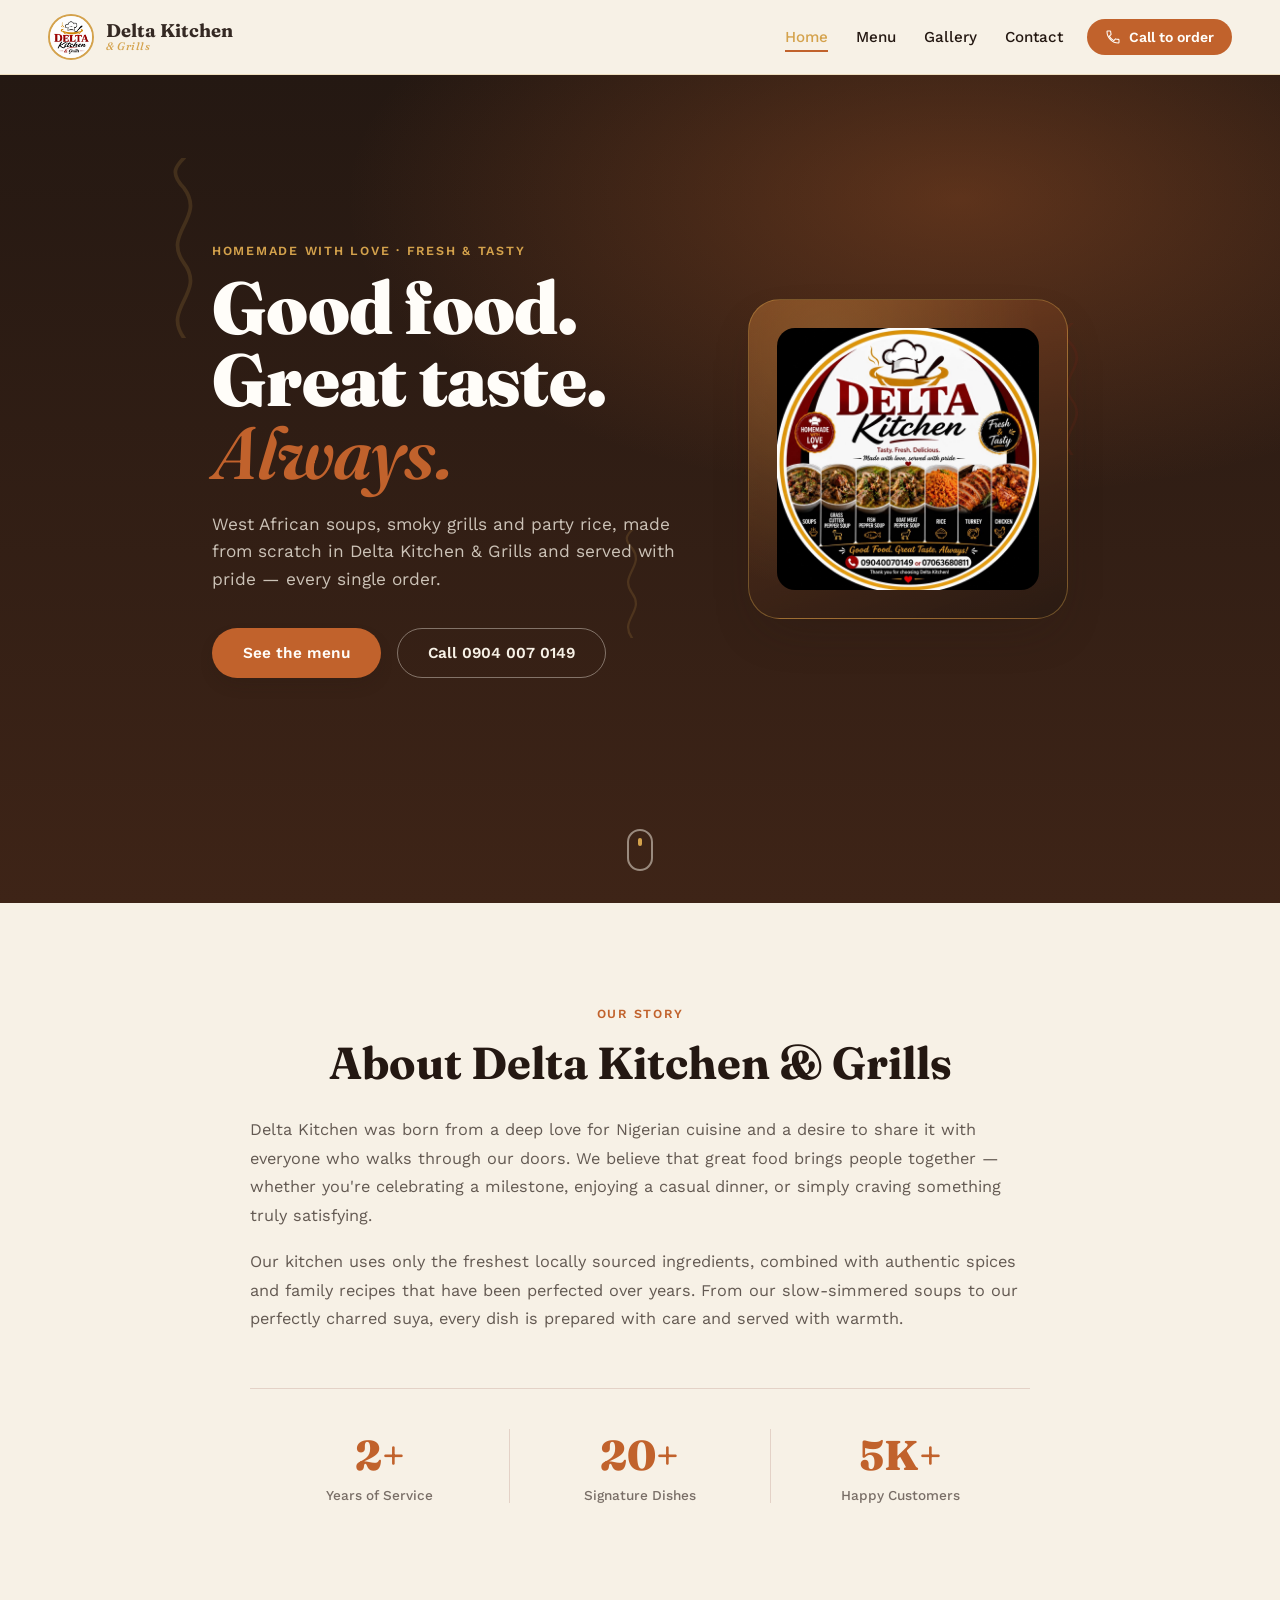
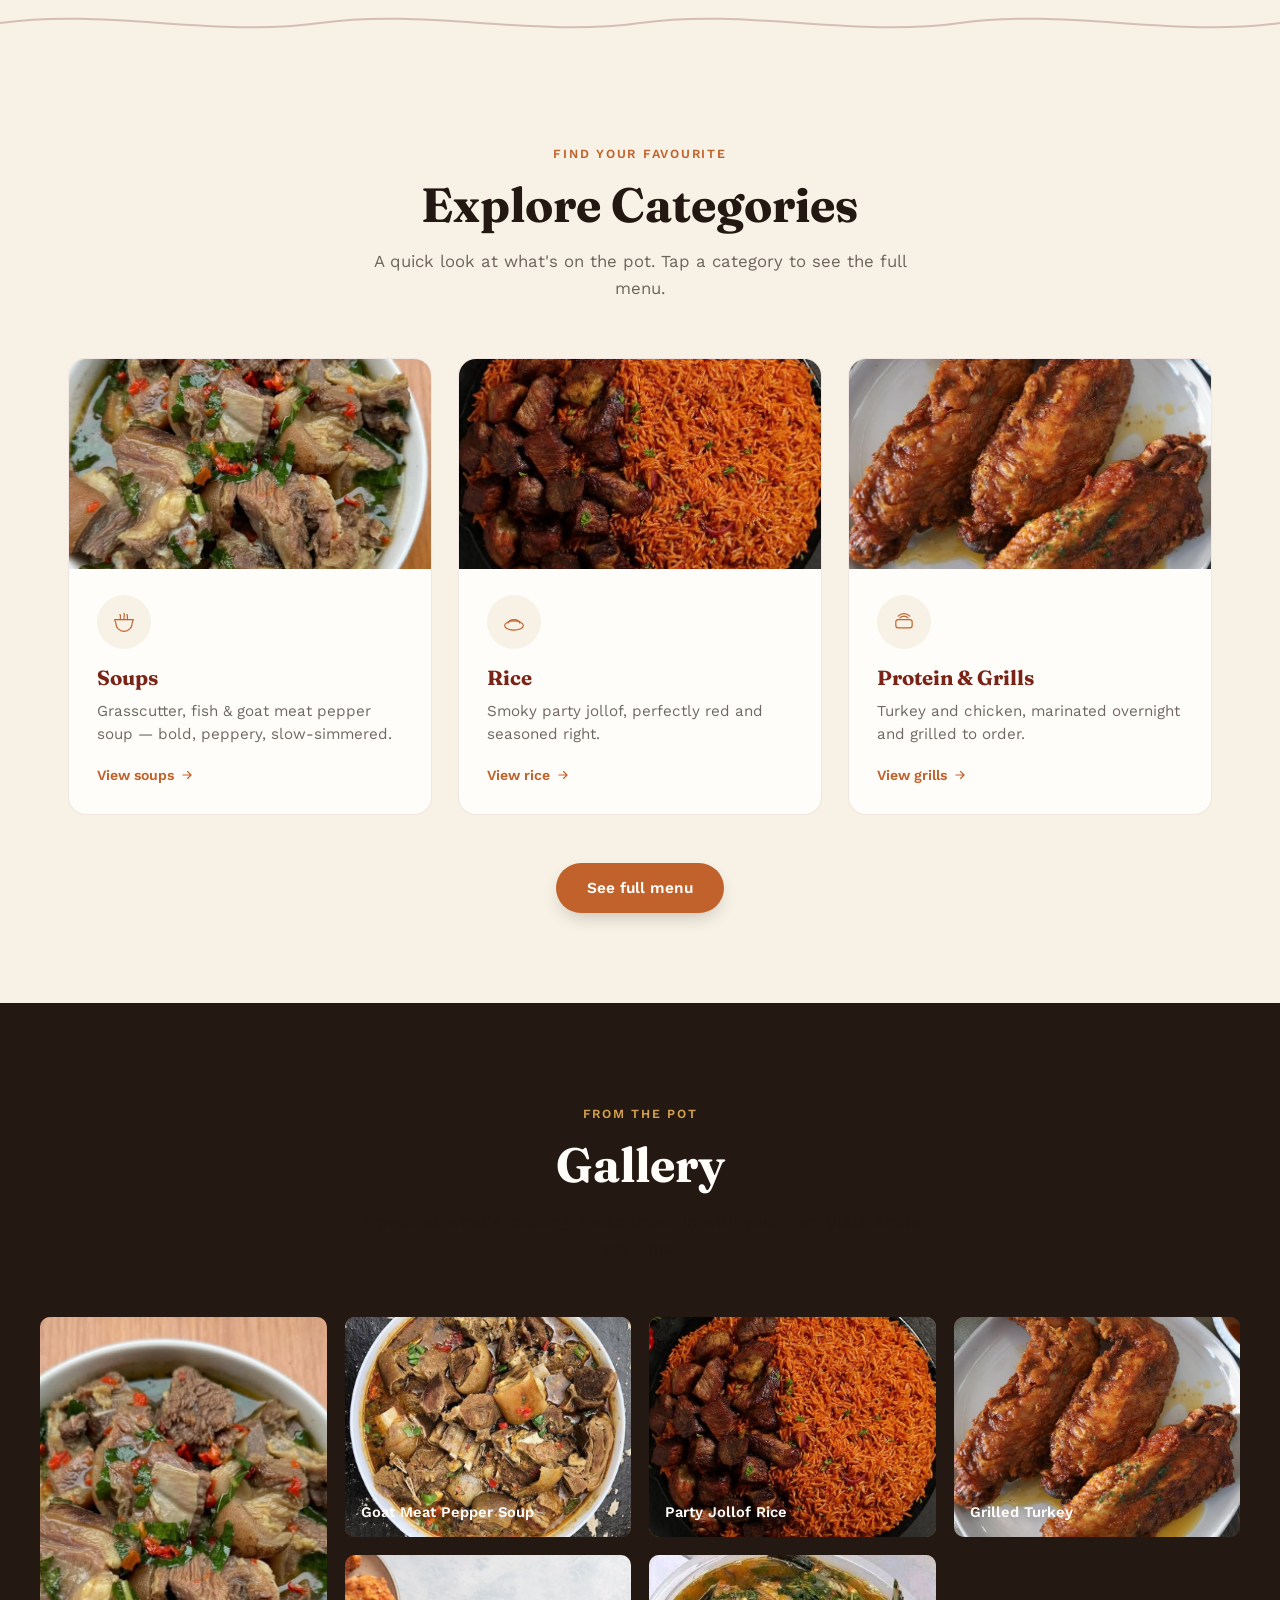
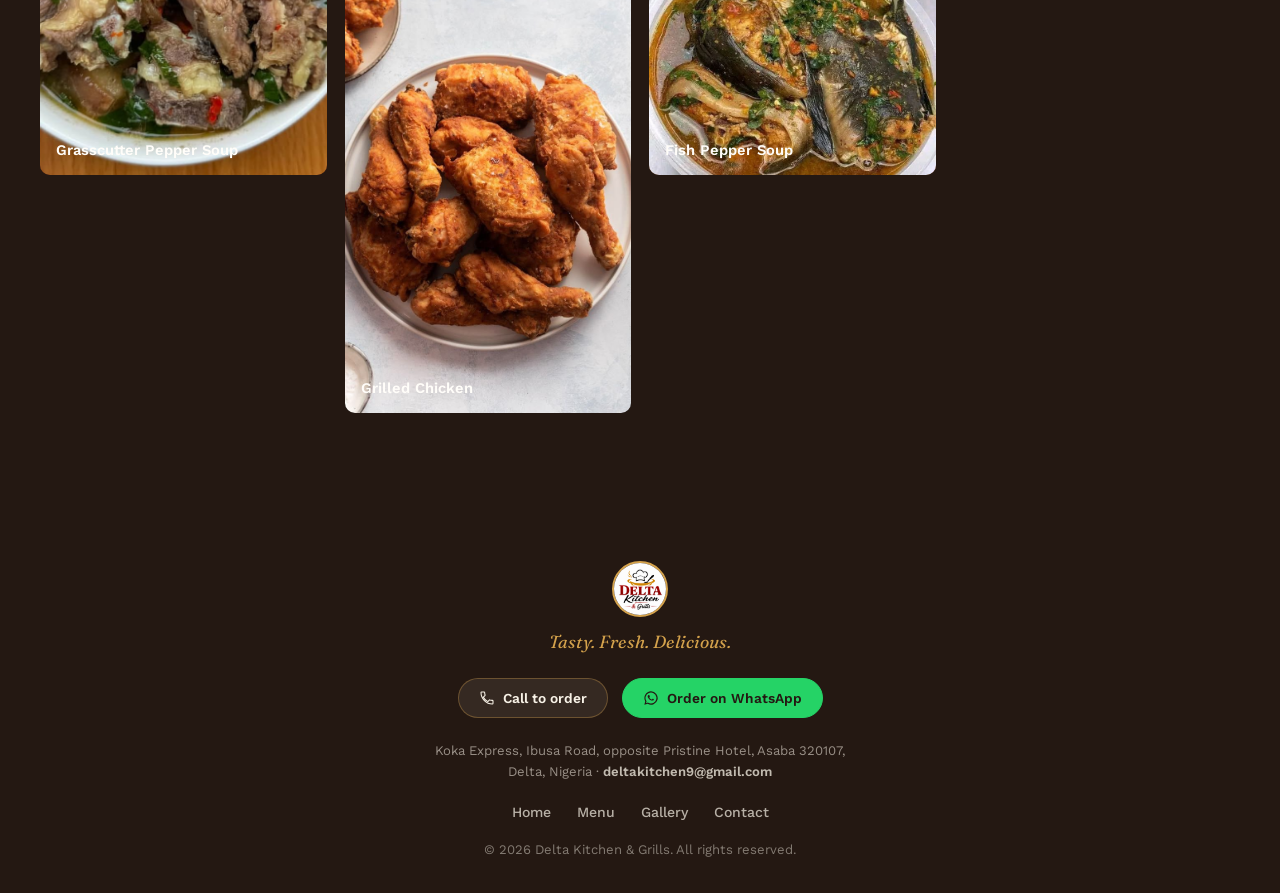
<file: index.html>
<!DOCTYPE html>
<html lang="en">
<head>
<meta charset="UTF-8">
<meta name="viewport" content="width=device-width, initial-scale=1.0">
<title>Delta Kitchen & Grills — Homemade with Love</title>
<meta name="description" content="Delta Kitchen & Grills — authentic West African soups, rice, turkey and chicken, made with love, served with pride.">
<link rel="icon" href="images/logo2.png">
<link rel="preconnect" href="https://fonts.googleapis.com">
<link rel="preconnect" href="https://fonts.gstatic.com" crossorigin>
<link href="https://fonts.googleapis.com/css2?family=Fraunces:ital,opsz,wght@0,9..144,400;0,9..144,600;0,9..144,700;0,9..144,900;1,9..144,600&family=Work+Sans:wght@400;500;600;700&display=swap" rel="stylesheet">
<link rel="stylesheet" href="styles.css">
</head>
<body>

<!-- ===== NAV ===== -->
<header class="site-header" id="top">
  <div class="nav-wrap">
    <a href="index.html" class="brand">
      <img src="images/logo2.png" alt="Delta Kitchen & Grills logo" class="brand-mark">
      <span class="brand-text">Delta Kitchen<em>&amp; Grills</em></span>
    </a>
    <nav class="main-nav" id="mainNav">
      <a href="index.html" class="active">Home</a>
      <a href="menu.html">Menu</a>
      <a href="index.html#gallery">Gallery</a>
      <a href="contact.html">Contact</a>
    </nav>
    <a href="tel:09040070149" class="nav-call">
      <svg viewBox="0 0 24 24" fill="none" width="16" height="16"><path d="M6.6 10.8c1.4 2.8 3.8 5.1 6.6 6.6l2.2-2.2c.3-.3.7-.4 1-.2 1.1.4 2.3.6 3.6.6.6 0 1 .4 1 1V20c0 .6-.4 1-1 1C10.9 21 3 13.1 3 3.9c0-.6.4-1 1-1h3.5c.6 0 1 .4 1 1 0 1.3.2 2.5.6 3.6.1.4 0 .8-.2 1L6.6 10.8z" stroke="currentColor" stroke-width="1.6" stroke-linejoin="round"/></svg>
      Call to order
    </a>
    <button class="nav-toggle" id="navToggle" aria-label="Toggle menu" aria-expanded="false">
      <span></span><span></span><span></span>
    </button>
  </div>
</header>

<!-- ===== HERO ===== -->
<section class="hero" id="home">
  <div class="steam-field" aria-hidden="true">
    <svg class="steam s1" viewBox="0 0 40 120"><path d="M20 120 C 5 100, 35 90, 20 70 C 5 50, 35 40, 20 20 C 10 10, 15 5, 20 0" stroke="currentColor" stroke-width="2.5" fill="none" stroke-linecap="round"/></svg>
    <svg class="steam s2" viewBox="0 0 40 120"><path d="M20 120 C 5 100, 35 90, 20 70 C 5 50, 35 40, 20 20 C 10 10, 15 5, 20 0" stroke="currentColor" stroke-width="2.5" fill="none" stroke-linecap="round"/></svg>
    <svg class="steam s3" viewBox="0 0 40 120"><path d="M20 120 C 5 100, 35 90, 20 70 C 5 50, 35 40, 20 20 C 10 10, 15 5, 20 0" stroke="currentColor" stroke-width="2.5" fill="none" stroke-linecap="round"/></svg>
  </div>

  <div class="hero-inner">
    <div class="hero-copy">
      <p class="eyebrow">Homemade with love · Fresh &amp; tasty</p>
      <h1 class="hero-title">Good food.<br>Great taste.<br><span class="hero-title-accent">Always.</span></h1>
      <p class="hero-sub">West African soups, smoky grills and party rice, made from scratch in Delta Kitchen &amp; Grills and served with pride — every single order.</p>
      <div class="hero-actions">
        <a href="menu.html" class="btn btn-primary">See the menu</a>
        <a href="tel:09040070149" class="btn btn-ghost">Call 0904 007 0149</a>
      </div>
    </div>

    <div class="hero-logo-box">
      <img src="images/dkg.jpeg" alt="Delta Kitchen & Grills logo" onerror="this.style.visibility='hidden'">
    </div>
  </div>

  <a href="#categories" class="scroll-cue" aria-hidden="true"><span></span></a>
</section>

<!-- ===== ABOUT US ===== -->
<section class="about-section">
  <div class="about-wrap">
    <p class="eyebrow eyebrow-dark">Our story</p>
    <h2>About Delta Kitchen &amp; Grills</h2>
    <div class="about-copy">
      <p>Delta Kitchen was born from a deep love for Nigerian cuisine and a desire to share it with everyone who walks through our doors. We believe that great food brings people together — whether you're celebrating a milestone, enjoying a casual dinner, or simply craving something truly satisfying.</p>
      <p>Our kitchen uses only the freshest locally sourced ingredients, combined with authentic spices and family recipes that have been perfected over years. From our slow-simmered soups to our perfectly charred suya, every dish is prepared with care and served with warmth.</p>
    </div>

    <div class="stats-row">
      <div class="stat-item">
        <span class="stat-number">2+</span>
        <span class="stat-label">Years of Service</span>
      </div>
      <div class="stat-item">
        <span class="stat-number">20+</span>
        <span class="stat-label">Signature Dishes</span>
      </div>
      <div class="stat-item">
        <span class="stat-number">5K+</span>
        <span class="stat-label">Happy Customers</span>
      </div>
    </div>
  </div>
</section>

<div class="divider-wisp" aria-hidden="true">
  <svg viewBox="0 0 1200 40" preserveAspectRatio="none"><path d="M0 20 C 100 5, 200 35, 300 20 C 400 5, 500 35, 600 20 C 700 5, 800 35, 900 20 C 1000 5, 1100 35, 1200 20" stroke="currentColor" stroke-width="2" fill="none"/></svg>
</div>

<!-- ===== EXPLORE CATEGORIES ===== -->
<section class="categories-section" id="categories">
  <div class="section-head">
    <p class="eyebrow eyebrow-dark">Find your favourite</p>
    <h2>Explore Categories</h2>
    <p class="section-lede">A quick look at what's on the pot. Tap a category to see the full menu.</p>
  </div>

  <div class="category-grid">

    <a href="menu.html#soups" class="category-card">
      <div class="category-media">
        <img src="images/grasscutter.jpg" alt="Soups from Delta Kitchen &amp; Grills" onerror="this.style.visibility='hidden'">
      </div>
      <div class="category-body">
        <div class="category-icon"><svg viewBox="0 0 48 48" fill="none"><path d="M8 20h32l-2 6a14 14 0 0 1-28 0l-2-6Z" stroke="currentColor" stroke-width="2" stroke-linejoin="round"/><path d="M18 20c-1-4 1-6-1-9M24 20c-1-5 2-7 0-11M30 20c-1-4 1-6-1-9" stroke="currentColor" stroke-width="2" stroke-linecap="round"/></svg></div>
        <h3>Soups</h3>
        <p>Grasscutter, fish &amp; goat meat pepper soup — bold, peppery, slow-simmered.</p>
        <span class="category-link">View soups <svg viewBox="0 0 24 24" width="14" height="14" fill="none"><path d="M5 12h14M13 6l6 6-6 6" stroke="currentColor" stroke-width="2" stroke-linecap="round" stroke-linejoin="round"/></svg></span>
      </div>
    </a>

    <a href="menu.html#mains" class="category-card">
      <div class="category-media">
        <img src="images/jollof.jpg" alt="Rice from Delta Kitchen &amp; Grills" onerror="this.style.visibility='hidden'">
      </div>
      <div class="category-body">
        <div class="category-icon"><svg viewBox="0 0 48 48" fill="none"><ellipse cx="24" cy="30" rx="16" ry="8" stroke="currentColor" stroke-width="2"/><path d="M14 26c2-8 18-8 20 0" stroke="currentColor" stroke-width="2" stroke-linecap="round"/></svg></div>
        <h3>Rice</h3>
        <p>Smoky party jollof, perfectly red and seasoned right.</p>
        <span class="category-link">View rice <svg viewBox="0 0 24 24" width="14" height="14" fill="none"><path d="M5 12h14M13 6l6 6-6 6" stroke="currentColor" stroke-width="2" stroke-linecap="round" stroke-linejoin="round"/></svg></span>
      </div>
    </a>

    <a href="menu.html#protein" class="category-card">
      <div class="category-media">
        <img src="images/turkey.jpg" alt="Protein and grills from Delta Kitchen &amp; Grills" onerror="this.style.visibility='hidden'">
      </div>
      <div class="category-body">
        <div class="category-icon"><svg viewBox="0 0 48 48" fill="none"><path d="M14 14c6-6 14-6 20 0M17 17c4-4 10-4 14 0" stroke="currentColor" stroke-width="2" stroke-linecap="round"/><rect x="10" y="20" width="28" height="14" rx="4" stroke="currentColor" stroke-width="2"/></svg></div>
        <h3>Protein &amp; Grills</h3>
        <p>Turkey and chicken, marinated overnight and grilled to order.</p>
        <span class="category-link">View grills <svg viewBox="0 0 24 24" width="14" height="14" fill="none"><path d="M5 12h14M13 6l6 6-6 6" stroke="currentColor" stroke-width="2" stroke-linecap="round" stroke-linejoin="round"/></svg></span>
      </div>
    </a>

  </div>

  <div class="categories-cta">
    <a href="menu.html" class="btn btn-primary">See full menu</a>
  </div>
</section>

<!-- ===== GALLERY ===== -->
<section class="gallery-section" id="gallery">
  <div class="section-head section-head-light">
    <p class="eyebrow">From the pot</p>
    <h2>Gallery</h2>
    <p class="section-lede">A peek at what's cooking. Swap these in with your own plate shots any time.</p>
  </div>

  <div class="gallery-grid">
    <div class="gallery-tile g-tall" style="--tint:#7A2418;"><img src="images/grasscutter.jpg" alt="Grasscutter Pepper Soup" onerror="this.remove()"><span>Grasscutter Pepper Soup</span></div>
    <div class="gallery-tile" style="--tint:#C1622C;"><img src="images/goat-pepper-soup.jpg" alt="Goat Meat Pepper Soup" onerror="this.remove()"><span>Goat Meat Pepper Soup</span></div>
    <div class="gallery-tile" style="--tint:#D4A24C;"><img src="images/jollof.jpg" alt="Party Jollof Rice" onerror="this.remove()"><span>Party Jollof Rice</span></div>
    <div class="gallery-tile" style="--tint:#8a3a1f;"><img src="images/turkey.jpg" alt="Grilled Turkey" onerror="this.remove()"><span>Grilled Turkey</span></div>
    <div class="gallery-tile g-tall" style="--tint:#241812;"><img src="images/chicken.jpg" alt="Grilled Chicken" onerror="this.remove()"><span>Grilled Chicken</span></div>
    <div class="gallery-tile" style="--tint:#b9713a;"><img src="images/fish-pepper-soup.jpg" alt="Fish Pepper Soup" onerror="this.remove()"><span>Fish Pepper Soup</span></div>
  </div>
</section>

<!-- ===== FOOTER ===== -->
<footer class="site-footer">
  <img src="images/logo2.png" alt="Delta Kitchen & Grills logo" class="footer-mark">
  <p class="footer-tag">Tasty. Fresh. Delicious.</p>
  <div class="footer-contact">
    <a href="tel:09040070149" class="footer-contact-btn">
      <svg viewBox="0 0 24 24" fill="none"><path d="M6.6 10.8c1.4 2.8 3.8 5.1 6.6 6.6l2.2-2.2c.3-.3.7-.4 1-.2 1.1.4 2.3.6 3.6.6.6 0 1 .4 1 1V20c0 .6-.4 1-1 1C10.9 21 3 13.1 3 3.9c0-.6.4-1 1-1h3.5c.6 0 1 .4 1 1 0 1.3.2 2.5.6 3.6.1.4 0 .8-.2 1L6.6 10.8z" stroke="currentColor" stroke-width="1.6" stroke-linejoin="round"/></svg>
      Call to order
    </a>
    <a href="https://wa.me/2349040070149?text=Hello%20Delta%20Kitchen%20%26%20Grills%2C%20I%20would%20like%20to%20place%20an%20order." class="footer-contact-btn footer-contact-btn-whatsapp" target="_blank" rel="noopener">
      <svg viewBox="0 0 24 24" fill="currentColor"><path d="M12 2a10 10 0 0 0-8.6 15L2 22l5.1-1.3A10 10 0 1 0 12 2Zm0 18.2a8.2 8.2 0 0 1-4.2-1.1l-.3-.2-3 .8.8-2.9-.2-.3A8.2 8.2 0 1 1 12 20.2Zm4.5-6.1c-.2-.1-1.5-.7-1.7-.8-.2-.1-.4-.1-.6.1-.2.2-.7.8-.8.9-.1.2-.3.2-.6.1-.2-.1-1-.4-1.9-1.2-.7-.6-1.2-1.4-1.3-1.6-.1-.2 0-.4.1-.5l.4-.5c.1-.1.1-.2.2-.4.1-.1 0-.3 0-.4 0-.1-.6-1.5-.8-2-.2-.5-.4-.4-.6-.4h-.5c-.2 0-.4.1-.6.3-.2.2-.8.8-.8 1.9 0 1.1.8 2.2.9 2.3.1.2 1.6 2.5 3.9 3.4.5.2.9.4 1.3.5.5.2 1 .1 1.4.1.4-.1 1.3-.5 1.5-1 .2-.5.2-.9.1-1Z"/></svg>
      Order on WhatsApp
    </a>
  </div>
  <p class="footer-address">Koka Express, Ibusa Road, opposite Pristine Hotel, Asaba 320107, Delta, Nigeria · <a href="mailto:deltakitchen9@gmail.com">deltakitchen9@gmail.com</a></p>
  <nav class="footer-nav">
    <a href="index.html">Home</a>
    <a href="menu.html">Menu</a>
    <a href="index.html#gallery">Gallery</a>
    <a href="contact.html">Contact</a>
  </nav>
  <p class="footer-copy">© <span id="year"></span> Delta Kitchen &amp; Grills. All rights reserved.</p>
</footer>

<script src="script.js"></script>
</body>
</html>
</file>
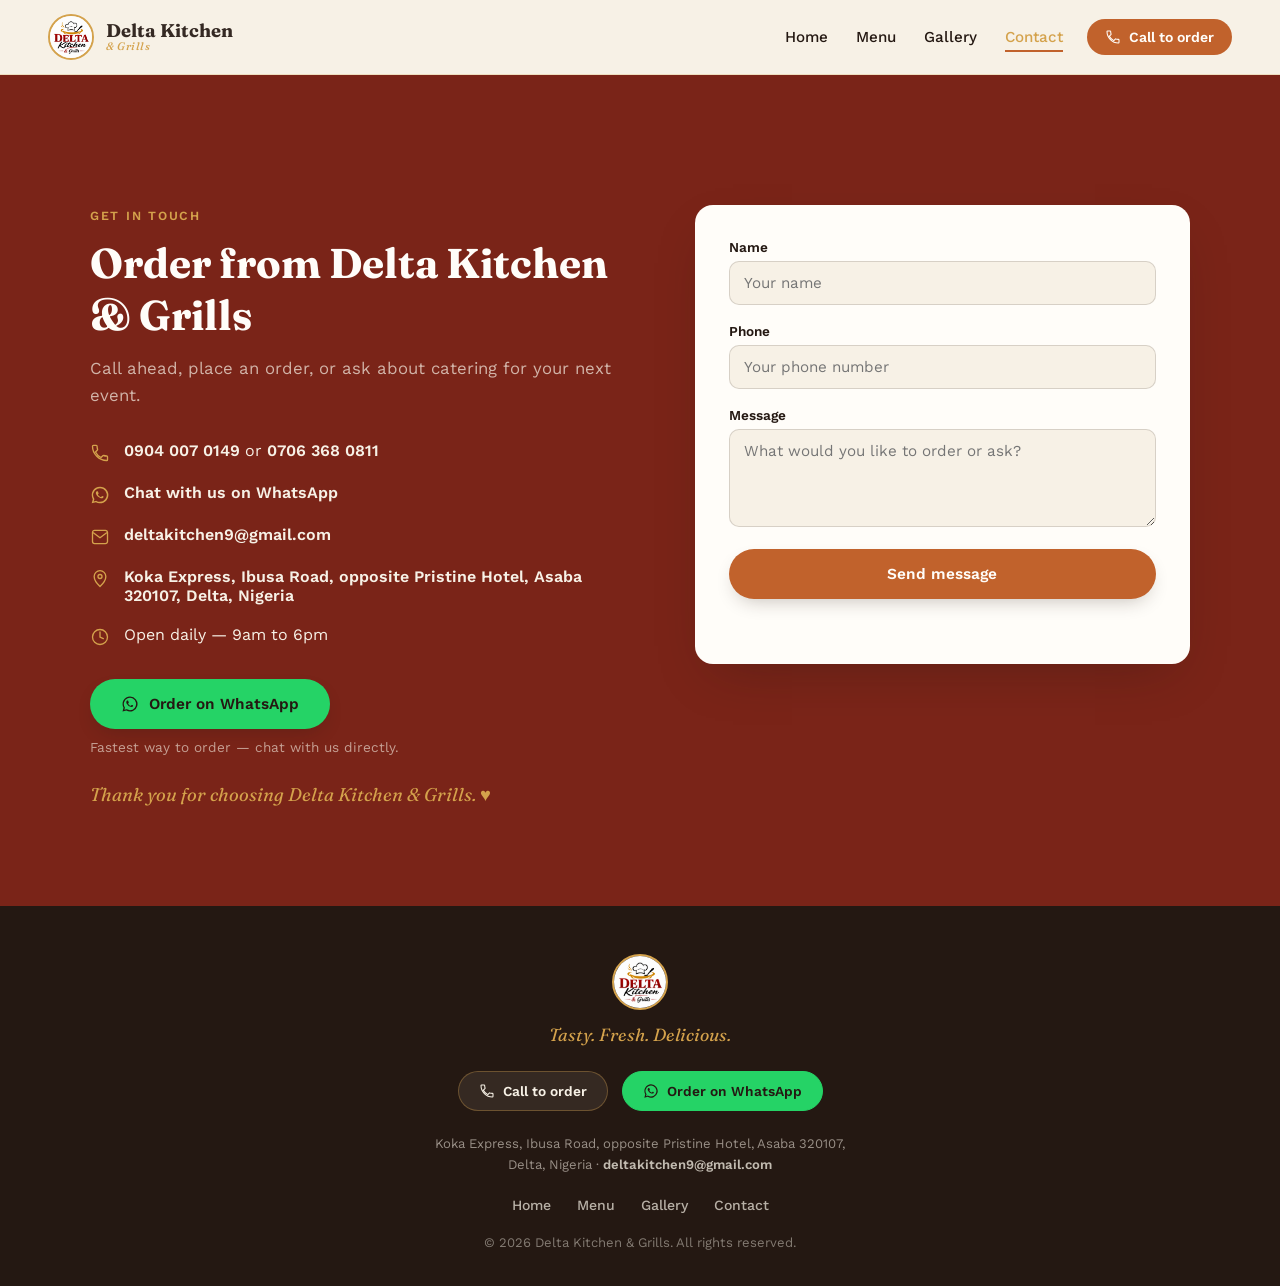
<file: contact.html>
<!DOCTYPE html>
<html lang="en">
<head>
<meta charset="UTF-8">
<meta name="viewport" content="width=device-width, initial-scale=1.0">
<title>Contact — Delta Kitchen & Grills</title>
<meta name="description" content="Call, WhatsApp or send a message to Delta Kitchen & Grills to place an order or ask about catering.">
<link rel="icon" href="images/logo2.png">
<link rel="preconnect" href="https://fonts.googleapis.com">
<link rel="preconnect" href="https://fonts.gstatic.com" crossorigin>
<link href="https://fonts.googleapis.com/css2?family=Fraunces:ital,opsz,wght@0,9..144,400;0,9..144,600;0,9..144,700;0,9..144,900;1,9..144,600&family=Work+Sans:wght@400;500;600;700&display=swap" rel="stylesheet">
<link rel="stylesheet" href="styles.css">
</head>
<body>

<!-- ===== NAV ===== -->
<header class="site-header" id="top">
  <div class="nav-wrap">
    <a href="index.html" class="brand">
      <img src="images/logo2.png" alt="Delta Kitchen & Grills logo" class="brand-mark">
      <span class="brand-text">Delta Kitchen<em>&amp; Grills</em></span>
    </a>
    <nav class="main-nav" id="mainNav">
      <a href="index.html">Home</a>
      <a href="menu.html">Menu</a>
      <a href="index.html#gallery">Gallery</a>
      <a href="contact.html" class="active">Contact</a>
    </nav>
    <a href="tel:09040070149" class="nav-call">
      <svg viewBox="0 0 24 24" fill="none" width="16" height="16"><path d="M6.6 10.8c1.4 2.8 3.8 5.1 6.6 6.6l2.2-2.2c.3-.3.7-.4 1-.2 1.1.4 2.3.6 3.6.6.6 0 1 .4 1 1V20c0 .6-.4 1-1 1C10.9 21 3 13.1 3 3.9c0-.6.4-1 1-1h3.5c.6 0 1 .4 1 1 0 1.3.2 2.5.6 3.6.1.4 0 .8-.2 1L6.6 10.8z" stroke="currentColor" stroke-width="1.6" stroke-linejoin="round"/></svg>
      Call to order
    </a>
    <button class="nav-toggle" id="navToggle" aria-label="Toggle menu" aria-expanded="false">
      <span></span><span></span><span></span>
    </button>
  </div>
</header>

<!-- ===== CONTACT ===== -->
<section class="contact-section contact-section-page">
  <div class="contact-wrap">
    <div class="contact-info">
      <p class="eyebrow">Get in touch</p>
      <h2>Order from Delta Kitchen &amp; Grills</h2>
      <p class="section-lede light">Call ahead, place an order, or ask about catering for your next event.</p>

      <ul class="contact-list">
        <li>
          <svg viewBox="0 0 24 24" fill="none" width="20" height="20"><path d="M6.6 10.8c1.4 2.8 3.8 5.1 6.6 6.6l2.2-2.2c.3-.3.7-.4 1-.2 1.1.4 2.3.6 3.6.6.6 0 1 .4 1 1V20c0 .6-.4 1-1 1C10.9 21 3 13.1 3 3.9c0-.6.4-1 1-1h3.5c.6 0 1 .4 1 1 0 1.3.2 2.5.6 3.6.1.4 0 .8-.2 1L6.6 10.8z" stroke="currentColor" stroke-width="1.6" stroke-linejoin="round"/></svg>
          <div><a href="tel:09040070149">0904 007 0149</a> <span>or</span> <a href="tel:07063680811">0706 368 0811</a></div>
        </li>
        <li>
          <svg viewBox="0 0 24 24" fill="currentColor" width="20" height="20"><path d="M12 2a10 10 0 0 0-8.6 15L2 22l5.1-1.3A10 10 0 1 0 12 2Zm0 18.2a8.2 8.2 0 0 1-4.2-1.1l-.3-.2-3 .8.8-2.9-.2-.3A8.2 8.2 0 1 1 12 20.2Zm4.5-6.1c-.2-.1-1.5-.7-1.7-.8-.2-.1-.4-.1-.6.1-.2.2-.7.8-.8.9-.1.2-.3.2-.6.1-.2-.1-1-.4-1.9-1.2-.7-.6-1.2-1.4-1.3-1.6-.1-.2 0-.4.1-.5l.4-.5c.1-.1.1-.2.2-.4.1-.1 0-.3 0-.4 0-.1-.6-1.5-.8-2-.2-.5-.4-.4-.6-.4h-.5c-.2 0-.4.1-.6.3-.2.2-.8.8-.8 1.9 0 1.1.8 2.2.9 2.3.1.2 1.6 2.5 3.9 3.4.5.2.9.4 1.3.5.5.2 1 .1 1.4.1.4-.1 1.3-.5 1.5-1 .2-.5.2-.9.1-1Z"/></svg>
          <div><a href="https://wa.me/2349040070149?text=Hello%20Delta%20Kitchen%20%26%20Grills%2C%20I%20would%20like%20to%20place%20an%20order." target="_blank" rel="noopener">Chat with us on WhatsApp</a></div>
        </li>
        <li>
          <svg viewBox="0 0 24 24" fill="none" width="20" height="20"><path d="M3 6.5A2.5 2.5 0 0 1 5.5 4h13A2.5 2.5 0 0 1 21 6.5v11a2.5 2.5 0 0 1-2.5 2.5h-13A2.5 2.5 0 0 1 3 17.5v-11Z" stroke="currentColor" stroke-width="1.6"/><path d="m4 7 8 6 8-6" stroke="currentColor" stroke-width="1.6" stroke-linecap="round" stroke-linejoin="round"/></svg>
          <div><a href="mailto:deltakitchen9@gmail.com">deltakitchen9@gmail.com</a></div>
        </li>
        <li>
          <svg viewBox="0 0 24 24" fill="none" width="20" height="20"><path d="M12 21s7-6.5 7-12a7 7 0 1 0-14 0c0 5.5 7 12 7 12Z" stroke="currentColor" stroke-width="1.6" stroke-linejoin="round"/><circle cx="12" cy="9" r="2.4" stroke="currentColor" stroke-width="1.6"/></svg>
          <div><a href="https://maps.google.com/?q=Delta+Kitchen+%26+Grills,+Koka+Express,+Ibusa+Road,+Asaba,+Delta+320107,+Nigeria" target="_blank" rel="noopener">Koka Express, Ibusa Road, opposite Pristine Hotel, Asaba 320107, Delta, Nigeria</a></div>
        </li>
        <li>
          <svg viewBox="0 0 24 24" fill="none" width="20" height="20"><path d="M12 6v6l4 2" stroke="currentColor" stroke-width="1.6" stroke-linecap="round"/><circle cx="12" cy="12" r="9" stroke="currentColor" stroke-width="1.6"/></svg>
          <div>Open daily — 9am to 6pm</div>
        </li>
      </ul>

      <div class="contact-quick">
        <a href="https://wa.me/2349040070149?text=Hello%20Delta%20Kitchen%20%26%20Grills%2C%20I%20would%20like%20to%20place%20an%20order." class="btn btn-whatsapp" target="_blank" rel="noopener">
          <svg viewBox="0 0 24 24" fill="currentColor"><path d="M12 2a10 10 0 0 0-8.6 15L2 22l5.1-1.3A10 10 0 1 0 12 2Zm0 18.2a8.2 8.2 0 0 1-4.2-1.1l-.3-.2-3 .8.8-2.9-.2-.3A8.2 8.2 0 1 1 12 20.2Zm4.5-6.1c-.2-.1-1.5-.7-1.7-.8-.2-.1-.4-.1-.6.1-.2.2-.7.8-.8.9-.1.2-.3.2-.6.1-.2-.1-1-.4-1.9-1.2-.7-.6-1.2-1.4-1.3-1.6-.1-.2 0-.4.1-.5l.4-.5c.1-.1.1-.2.2-.4.1-.1 0-.3 0-.4 0-.1-.6-1.5-.8-2-.2-.5-.4-.4-.6-.4h-.5c-.2 0-.4.1-.6.3-.2.2-.8.8-.8 1.9 0 1.1.8 2.2.9 2.3.1.2 1.6 2.5 3.9 3.4.5.2.9.4 1.3.5.5.2 1 .1 1.4.1.4-.1 1.3-.5 1.5-1 .2-.5.2-.9.1-1Z"/></svg>
          Order on WhatsApp
        </a>
        <p class="contact-quick-note">Fastest way to order — chat with us directly.</p>
      </div>

      <p class="thank-you">Thank you for choosing Delta Kitchen &amp; Grills. ♥</p>
    </div>

    <form class="contact-form" id="contactForm">
      <div class="field">
        <label for="name">Name</label>
        <input type="text" id="name" name="name" required placeholder="Your name">
      </div>
      <div class="field">
        <label for="phone">Phone</label>
        <input type="tel" id="phone" name="phone" required placeholder="Your phone number">
      </div>
      <div class="field">
        <label for="message">Message</label>
        <textarea id="message" name="message" rows="4" required placeholder="What would you like to order or ask?"></textarea>
      </div>
      <button type="submit" class="btn btn-primary btn-block">Send message</button>
      <p class="form-status" id="formStatus" role="status" aria-live="polite"></p>
    </form>
  </div>
</section>

<!-- ===== FOOTER ===== -->
<footer class="site-footer">
  <img src="images/logo2.png" alt="Delta Kitchen & Grills logo" class="footer-mark">
  <p class="footer-tag">Tasty. Fresh. Delicious.</p>
  <div class="footer-contact">
    <a href="tel:09040070149" class="footer-contact-btn">
      <svg viewBox="0 0 24 24" fill="none"><path d="M6.6 10.8c1.4 2.8 3.8 5.1 6.6 6.6l2.2-2.2c.3-.3.7-.4 1-.2 1.1.4 2.3.6 3.6.6.6 0 1 .4 1 1V20c0 .6-.4 1-1 1C10.9 21 3 13.1 3 3.9c0-.6.4-1 1-1h3.5c.6 0 1 .4 1 1 0 1.3.2 2.5.6 3.6.1.4 0 .8-.2 1L6.6 10.8z" stroke="currentColor" stroke-width="1.6" stroke-linejoin="round"/></svg>
      Call to order
    </a>
    <a href="https://wa.me/2349040070149?text=Hello%20Delta%20Kitchen%20%26%20Grills%2C%20I%20would%20like%20to%20place%20an%20order." class="footer-contact-btn footer-contact-btn-whatsapp" target="_blank" rel="noopener">
      <svg viewBox="0 0 24 24" fill="currentColor"><path d="M12 2a10 10 0 0 0-8.6 15L2 22l5.1-1.3A10 10 0 1 0 12 2Zm0 18.2a8.2 8.2 0 0 1-4.2-1.1l-.3-.2-3 .8.8-2.9-.2-.3A8.2 8.2 0 1 1 12 20.2Zm4.5-6.1c-.2-.1-1.5-.7-1.7-.8-.2-.1-.4-.1-.6.1-.2.2-.7.8-.8.9-.1.2-.3.2-.6.1-.2-.1-1-.4-1.9-1.2-.7-.6-1.2-1.4-1.3-1.6-.1-.2 0-.4.1-.5l.4-.5c.1-.1.1-.2.2-.4.1-.1 0-.3 0-.4 0-.1-.6-1.5-.8-2-.2-.5-.4-.4-.6-.4h-.5c-.2 0-.4.1-.6.3-.2.2-.8.8-.8 1.9 0 1.1.8 2.2.9 2.3.1.2 1.6 2.5 3.9 3.4.5.2.9.4 1.3.5.5.2 1 .1 1.4.1.4-.1 1.3-.5 1.5-1 .2-.5.2-.9.1-1Z"/></svg>
      Order on WhatsApp
    </a>
  </div>
  <p class="footer-address">Koka Express, Ibusa Road, opposite Pristine Hotel, Asaba 320107, Delta, Nigeria · <a href="mailto:deltakitchen9@gmail.com">deltakitchen9@gmail.com</a></p>
  <nav class="footer-nav">
    <a href="index.html">Home</a>
    <a href="menu.html">Menu</a>
    <a href="index.html#gallery">Gallery</a>
    <a href="contact.html">Contact</a>
  </nav>
  <p class="footer-copy">© <span id="year"></span> Delta Kitchen &amp; Grills. All rights reserved.</p>
</footer>

<script src="script.js"></script>
</body>
</html>
</file>
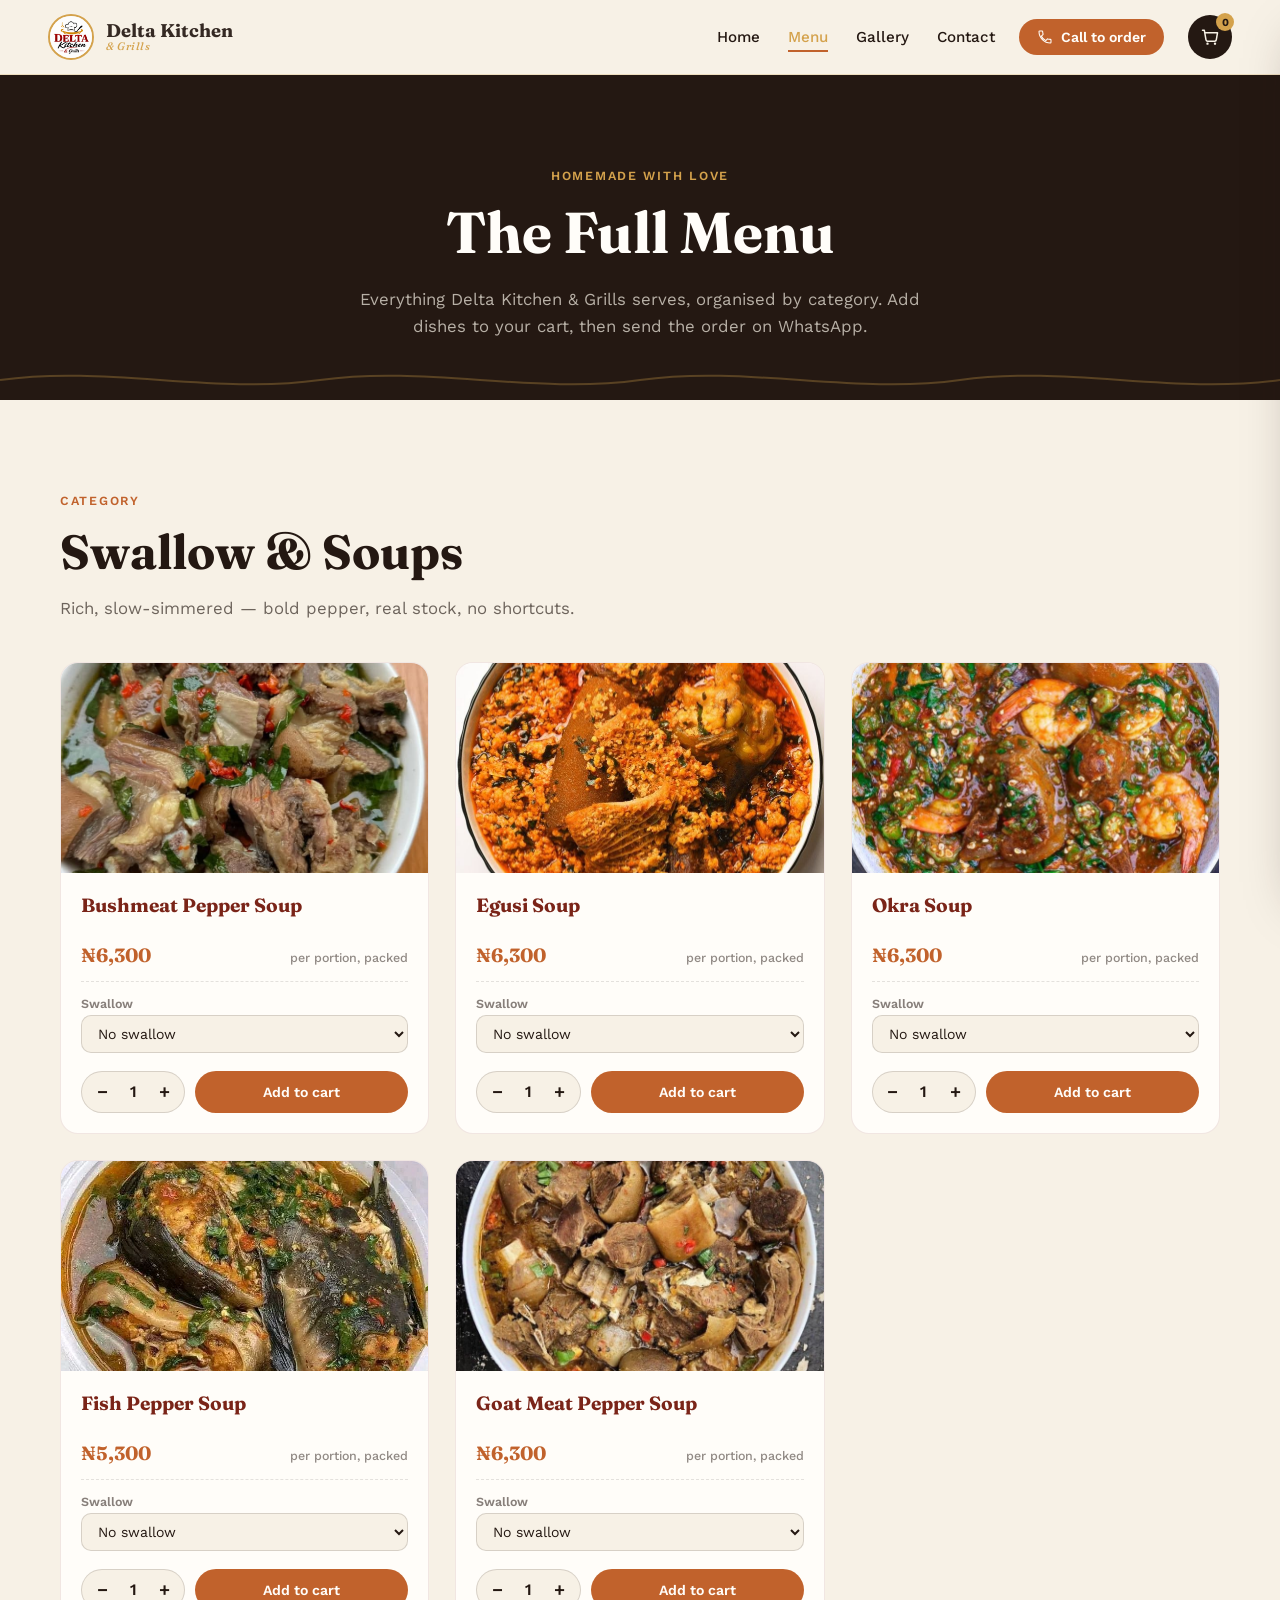
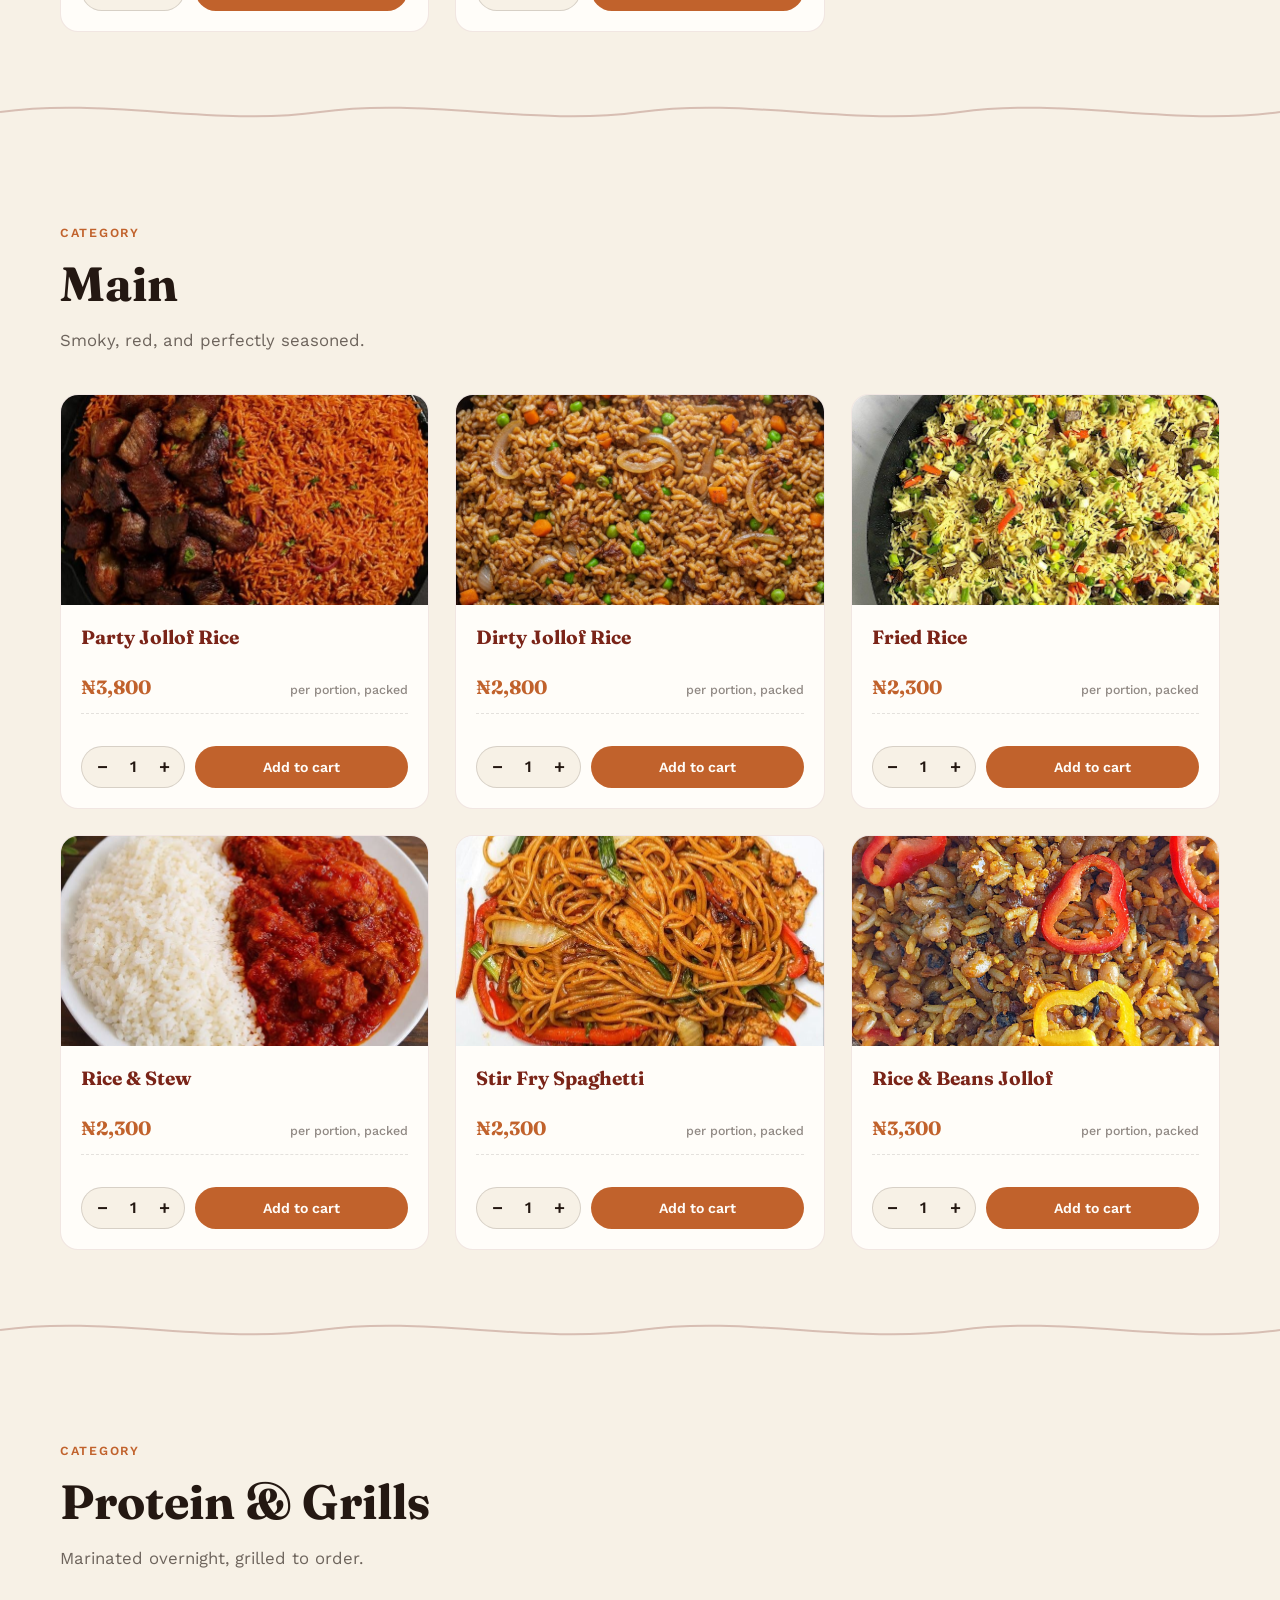
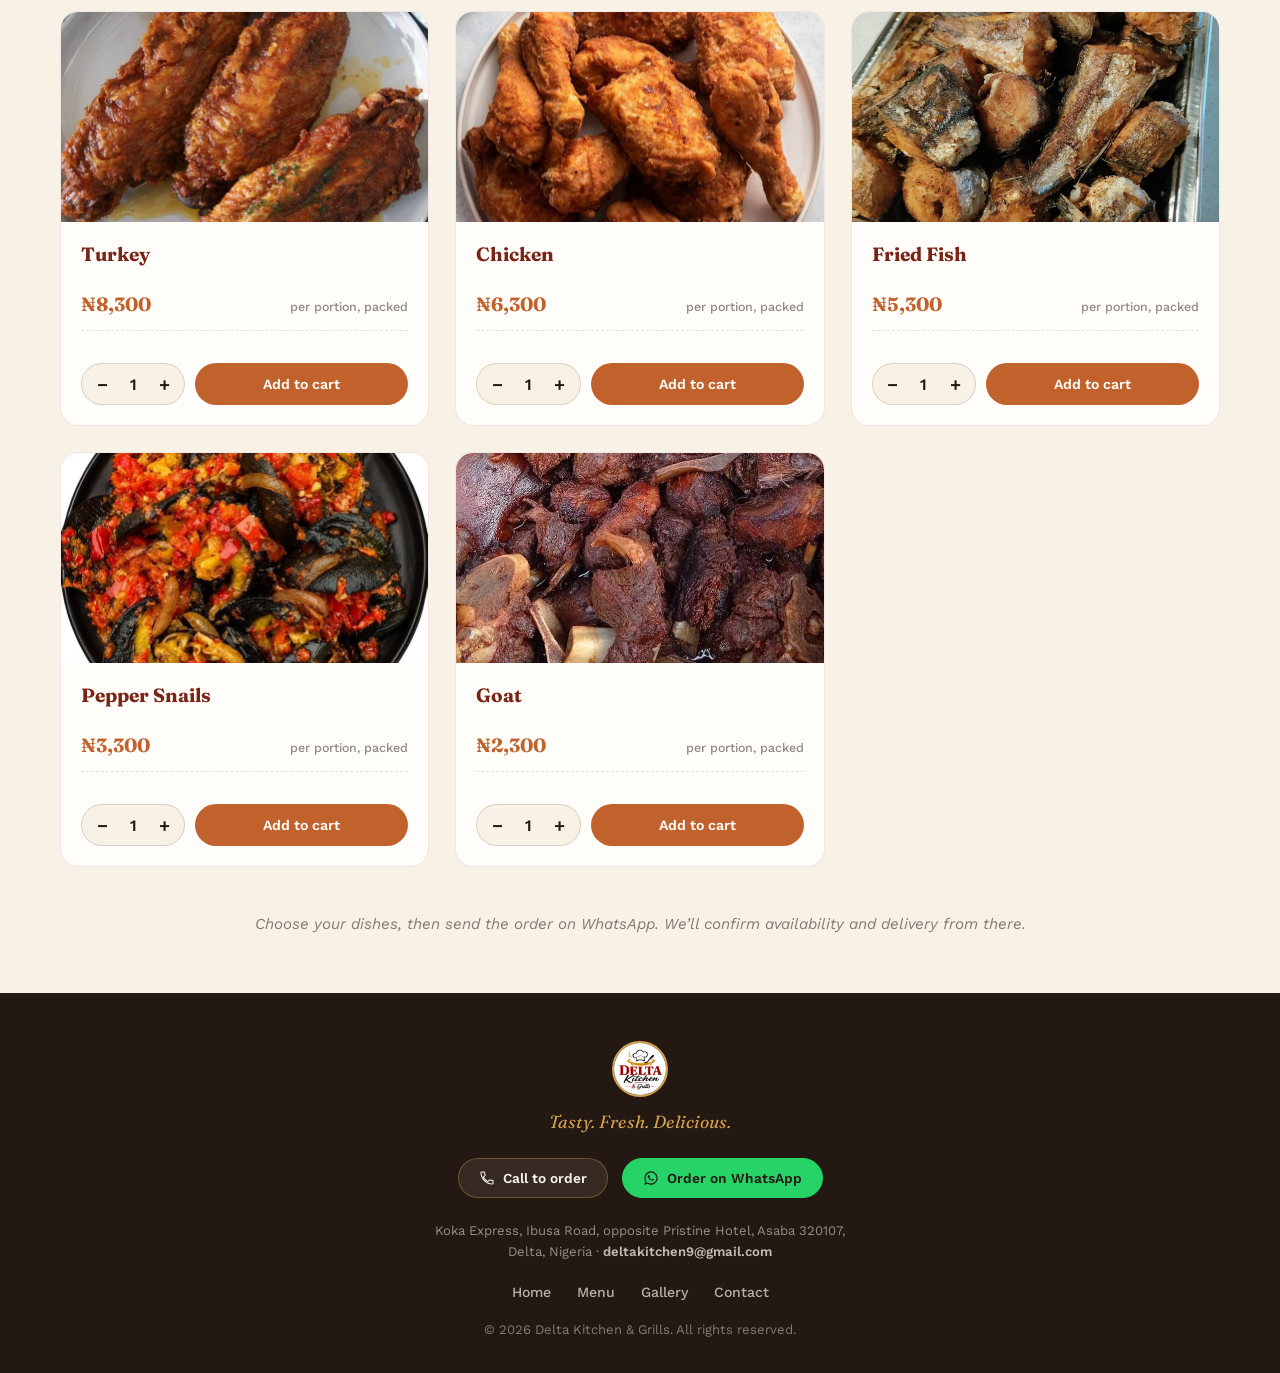
<file: menu.html>
<!DOCTYPE html>
<html lang="en">
<head>
<meta charset="UTF-8">
<meta name="viewport" content="width=device-width, initial-scale=1.0">
<title>Menu — Delta Kitchen & Grills</title>
<meta name="description" content="Full menu — soups, pepper soups, rice, turkey and chicken from Delta Kitchen & Grills.">
<link rel="icon" href="images/logo2.png">
<link rel="preconnect" href="https://fonts.googleapis.com">
<link rel="preconnect" href="https://fonts.gstatic.com" crossorigin>
<link href="https://fonts.googleapis.com/css2?family=Fraunces:ital,opsz,wght@0,9..144,400;0,9..144,600;0,9..144,700;0,9..144,900;1,9..144,600&family=Work+Sans:wght@400;500;600;700&display=swap" rel="stylesheet">
<link rel="stylesheet" href="styles.css">
</head>
<body>

<header class="site-header" id="top">
  <div class="nav-wrap">
    <a href="index.html" class="brand">
      <img src="images/logo2.png" alt="Delta Kitchen & Grills logo" class="brand-mark">
      <span class="brand-text">Delta Kitchen<em>&amp; Grills</em></span>
    </a>
    <nav class="main-nav" id="mainNav">
      <a href="index.html">Home</a>
      <a href="menu.html" class="active">Menu</a>
      <a href="index.html#gallery">Gallery</a>
      <a href="contact.html">Contact</a>
    </nav>
    <a href="tel:09040070149" class="nav-call">
      <svg viewBox="0 0 24 24" fill="none" width="16" height="16"><path d="M6.6 10.8c1.4 2.8 3.8 5.1 6.6 6.6l2.2-2.2c.3-.3.7-.4 1-.2 1.1.4 2.3.6 3.6.6.6 0 1 .4 1 1V20c0 .6-.4 1-1 1C10.9 21 3 13.1 3 3.9c0-.6.4-1 1-1h3.5c.6 0 1 .4 1 1 0 1.3.2 2.5.6 3.6.1.4 0 .8-.2 1L6.6 10.8z" stroke="currentColor" stroke-width="1.6" stroke-linejoin="round"/></svg>
      Call to order
    </a>
    <button class="nav-cart" id="cartToggle" type="button" aria-label="Open cart" aria-expanded="false" aria-controls="cartDrawer">
      <svg viewBox="0 0 24 24" fill="none"><path d="M6 7h15l-1.4 8.2a2 2 0 0 1-2 1.8H9.2a2 2 0 0 1-2-1.6L5.2 4H3" stroke="currentColor" stroke-width="1.8" stroke-linecap="round" stroke-linejoin="round"/><circle cx="9" cy="20" r="1.4" fill="currentColor"/><circle cx="18" cy="20" r="1.4" fill="currentColor"/></svg>
      <span class="cart-badge" data-cart-count hidden>0</span>
    </button>
    <button class="nav-toggle" id="navToggle" aria-label="Toggle menu" aria-expanded="false">
      <span></span><span></span><span></span>
    </button>
  </div>
</header>

<section class="page-hero">
  <div class="divider-wisp page-hero-wisp" aria-hidden="true">
    <svg viewBox="0 0 1200 40" preserveAspectRatio="none"><path d="M0 20 C 100 5, 200 35, 300 20 C 400 5, 500 35, 600 20 C 700 5, 800 35, 900 20 C 1000 5, 1100 35, 1200 20" stroke="currentColor" stroke-width="2" fill="none"/></svg>
  </div>
  <p class="eyebrow">Homemade with love</p>
  <h1>The Full Menu</h1>
  <p class="page-hero-sub">Everything Delta Kitchen &amp; Grills serves, organised by category. Add dishes to your cart, then send the order on WhatsApp.</p>
</section>

<div id="menuRoot"></div>

<div class="cart-overlay" id="cartOverlay"></div>
<aside class="cart-drawer" id="cartDrawer" aria-hidden="true" aria-labelledby="cartTitle">
  <div class="cart-drawer-head">
    <h2 id="cartTitle">Your order</h2>
    <button type="button" class="cart-close" id="cartClose" aria-label="Close cart">×</button>
  </div>
  <p class="cart-empty" id="cartEmpty">Your cart is empty. Add a dish from the menu to get started.</p>
  <ul class="cart-list" id="cartList"></ul>
  <div class="cart-footer" id="cartCheckout" hidden>
    <div class="cart-total-row"><span>Total</span><span data-cart-total>₦0</span></div>
    <button type="button" class="btn btn-primary btn-block" id="cartWhatsApp">Order on WhatsApp</button>
  </div>
</aside>

<footer class="site-footer">
  <img src="images/logo2.png" alt="Delta Kitchen & Grills logo" class="footer-mark">
  <p class="footer-tag">Tasty. Fresh. Delicious.</p>
  <div class="footer-contact">
    <a href="tel:09040070149" class="footer-contact-btn">
      <svg viewBox="0 0 24 24" fill="none"><path d="M6.6 10.8c1.4 2.8 3.8 5.1 6.6 6.6l2.2-2.2c.3-.3.7-.4 1-.2 1.1.4 2.3.6 3.6.6.6 0 1 .4 1 1V20c0 .6-.4 1-1 1C10.9 21 3 13.1 3 3.9c0-.6.4-1 1-1h3.5c.6 0 1 .4 1 1 0 1.3.2 2.5.6 3.6.1.4 0 .8-.2 1L6.6 10.8z" stroke="currentColor" stroke-width="1.6" stroke-linejoin="round"/></svg>
      Call to order
    </a>
    <a href="https://wa.me/2349040070149?text=Hello%20Delta%20Kitchen%20%26%20Grills%2C%20I%20would%20like%20to%20place%20an%20order." class="footer-contact-btn footer-contact-btn-whatsapp" target="_blank" rel="noopener">
      <svg viewBox="0 0 24 24" fill="currentColor"><path d="M12 2a10 10 0 0 0-8.6 15L2 22l5.1-1.3A10 10 0 1 0 12 2Zm0 18.2a8.2 8.2 0 0 1-4.2-1.1l-.3-.2-3 .8.8-2.9-.2-.3A8.2 8.2 0 1 1 12 20.2Zm4.5-6.1c-.2-.1-1.5-.7-1.7-.8-.2-.1-.4-.1-.6.1-.2.2-.7.8-.8.9-.1.2-.3.2-.6.1-.2-.1-1-.4-1.9-1.2-.7-.6-1.2-1.4-1.3-1.6-.1-.2 0-.4.1-.5l.4-.5c.1-.1.1-.2.2-.4.1-.1 0-.3 0-.4 0-.1-.6-1.5-.8-2-.2-.5-.4-.4-.6-.4h-.5c-.2 0-.4.1-.6.3-.2.2-.8.8-.8 1.9 0 1.1.8 2.2.9 2.3.1.2 1.6 2.5 3.9 3.4.5.2.9.4 1.3.5.5.2 1 .1 1.4.1.4-.1 1.3-.5 1.5-1 .2-.5.2-.9.1-1Z"/></svg>
      Order on WhatsApp
    </a>
  </div>
  <p class="footer-address">Koka Express, Ibusa Road, opposite Pristine Hotel, Asaba 320107, Delta, Nigeria · <a href="mailto:deltakitchen9@gmail.com">deltakitchen9@gmail.com</a></p>
  <nav class="footer-nav">
    <a href="index.html">Home</a>
    <a href="menu.html">Menu</a>
    <a href="index.html#gallery">Gallery</a>
    <a href="contact.html">Contact</a>
  </nav>
  <p class="footer-copy">© <span id="year"></span> Delta Kitchen &amp; Grills. All rights reserved.</p>
</footer>

<script src="script.js"></script>
<script src="cart.js"></script>
</body>
</html>
</file>
<file: styles.css>
/* ============================================
   Delta Kitchen & Grills — Design Tokens
   ============================================ */
   :root{
    --maroon:      #7A2418;
    --burnt:       #C1622C;
    --gold:        #D4A24C;
    --cream:       #F7F1E6;
    --espresso:    #241812;
    --espresso-2:  #3E2417;
    --ink:         #241812;
    --white:       #FFFDF9;
  
    --font-display: "Fraunces", Georgia, serif;
    --font-body: "Work Sans", -apple-system, BlinkMacSystemFont, sans-serif;
  
    --radius-sm: 10px;
    --radius-md: 18px;
    --radius-lg: 32px;
  
    --shadow-soft: 0 20px 50px -20px rgba(36,24,18,0.35);
    --shadow-tight: 0 8px 20px -8px rgba(36,24,18,0.3);
  }
  
  *,*::before,*::after{ box-sizing: border-box; }
  html{ scroll-behavior: smooth; }
  body{
    margin:0;
    font-family: var(--font-body);
    color: var(--ink);
    background: var(--cream);
    -webkit-font-smoothing: antialiased;
  }
  img{ max-width:100%; display:block; }
  a{ color: inherit; text-decoration: none; }
  h1,h2,h3{ font-family: var(--font-display); margin:0; }
  p{ margin:0; }
  ul{ margin:0; padding:0; list-style:none; }
  button{ font-family: inherit; cursor:pointer; }
  
  .eyebrow{
    display:inline-flex; align-items:center; gap:.5em;
    font-size: .78rem; font-weight:600; letter-spacing:.14em; text-transform:uppercase;
    color: var(--gold);
    margin: 0 0 14px 0;
  }
  .eyebrow-dark{ color: var(--burnt); }
  
  /* Focus visibility */
  a:focus-visible, button:focus-visible, input:focus-visible, textarea:focus-visible{
    outline: 2.5px solid var(--gold);
    outline-offset: 3px;
  }
  
  @media (prefers-reduced-motion: reduce){
    html{ scroll-behavior:auto; }
    *{ animation-duration: 0.001ms !important; animation-iteration-count:1 !important; transition-duration:0.001ms !important; }
  }
  
  /* ============================================
     HEADER / NAV
     ============================================ */
  .site-header{
    position: sticky; top:0; z-index: 100;
    background: var(--cream);
    backdrop-filter: blur(10px);
    border-bottom: 1px solid rgba(212,162,74,0.25);
  }
  .nav-wrap{
    max-width: 1240px; margin:0 auto;
    padding: 14px 28px;
    display:flex; align-items:center; gap: 24px;
  }
  .brand{ display:flex; align-items:center; gap:12px; margin-right:auto; }
  .brand-mark{
    width: 46px; height:46px; border-radius:50%;
    object-fit:cover; border: 2px solid var(--gold);
  }
  .brand-text{
    font-family: var(--font-display); font-weight:700; font-size:1.15rem;
    color: rgba(36,24,18,0.92); line-height:1.1;
    display:flex; flex-direction:column;
  }
  .brand-text em{
    font-style: italic; font-weight:500; font-size:.68rem;
    color: var(--gold); letter-spacing:.05em;
  }
  .main-nav{ display:flex; gap:28px; }
  .main-nav a{
    color: var(--espresso); font-weight:500; font-size:.95rem;
    position:relative; padding: 4px 0;
    transition: color .2s ease;
  }
  .main-nav a::after{
    content:""; position:absolute; left:0; bottom:-2px; height:2px; width:0;
    background: var(--burnt); transition: width .25s ease;
  }
  .main-nav a:hover{ color: var(--gold); }
  .main-nav a:hover::after{ width:100%; }
  .main-nav a.active{ color: var(--gold); }
  .main-nav a.active::after{ width:100%; }
  
  .nav-call{
    display:flex; align-items:center; gap:8px;
    background: var(--burnt); color: var(--white);
    padding: 10px 18px; border-radius: 999px;
    font-weight:600; font-size:.88rem;
    transition: background .2s ease, transform .2s ease;
    white-space: nowrap;
  }
  .nav-call:hover{ background: var(--gold); color: var(--espresso); transform: translateY(-1px); }
  
  .nav-toggle{
    display:none; flex-direction:column; justify-content:center; gap:5px;
    width:38px; height:38px; background:none; border:none; padding:0;
  }
  .nav-toggle span{ width:100%; height:2px; background: var(--espresso); border-radius:2px; transition: transform .25s ease, opacity .25s ease; }
  .nav-toggle.open span:nth-child(1){ transform: translateY(7px) rotate(45deg); }
  .nav-toggle.open span:nth-child(2){ opacity:0; }
  .nav-toggle.open span:nth-child(3){ transform: translateY(-7px) rotate(-45deg); }
  
  /* ============================================
     HERO
     ============================================ */
  .hero{
    position:relative;
    min-height: 92vh;
    display:flex; align-items:center;
    background:
      radial-gradient(ellipse 80% 60% at 75% 15%, rgba(193,98,44,0.35), transparent 60%),
      linear-gradient(180deg, var(--espresso) 0%, var(--espresso-2) 100%);
    overflow:hidden;
    padding: 60px 28px 120px;
  }
  .steam-field{ position:absolute; inset:0; pointer-events:none; color: rgba(212,162,74,0.16); }
  .steam{ position:absolute; width:60px; height:auto; animation: rise 9s ease-in-out infinite; }
  .steam.s1{ left:12%; top:10%; animation-delay:0s; }
  .steam.s2{ left:82%; top:30%; width:44px; animation-delay:2.4s; color: rgba(122,36,24,0.2); }
  .steam.s3{ left:48%; top:55%; width:36px; animation-delay:4.8s; }
  @keyframes rise{
    0%{ transform: translateY(20px); opacity:0; }
    20%{ opacity:1; }
    80%{ opacity:1; }
    100%{ transform: translateY(-40px); opacity:0; }
  }
  
  .hero-inner{
    position:relative; z-index:2;
    max-width: 1100px; margin: 0 auto;
    display:flex; align-items:center; justify-content:space-between; gap: 56px;
  }
  .hero-copy{ max-width: 560px; }
  .hero-title{
    font-size: clamp(2.8rem, 6vw, 4.6rem);
    font-weight:900; line-height: 0.98; color: var(--white);
    letter-spacing: -0.01em;
  }
  .hero-title-accent{ color: var(--burnt); font-style: italic; font-weight:600; }
  .hero-sub{
    margin-top: 22px; max-width: 480px;
    font-size: 1.08rem; line-height:1.6; color: rgba(247,241,230,0.78);
  }
  .hero-actions{ margin-top: 34px; display:flex; gap:16px; flex-wrap:wrap; }
  
  .btn{
    display:inline-flex; align-items:center; justify-content:center;
    padding: 15px 30px; border-radius: 999px;
    font-weight:600; font-size: .96rem;
    transition: transform .2s ease, background .2s ease, color .2s ease, box-shadow .2s ease;
    border: 1.5px solid transparent;
  }
  .btn-primary{ background: var(--burnt); color: var(--white); box-shadow: var(--shadow-tight); }
  .btn-primary:hover{ background: var(--gold); color: var(--espresso); transform: translateY(-2px); }
  .btn-ghost{ border-color: rgba(247,241,230,0.4); color: var(--cream); }
  .btn-ghost:hover{ border-color: var(--gold); color: var(--gold); }
  .btn-block{ width:100%; }
  .btn-whatsapp{ background:#25D366; color: var(--espresso); box-shadow: var(--shadow-tight); gap:10px; }
  .btn-whatsapp:hover{ background:#1fb959; color: var(--espresso); transform: translateY(-2px); }
  .btn-whatsapp svg{ width:18px; height:18px; }
  
  .hero-logo-box{
    flex-shrink:0;
    width: min(320px, 40vw);
    aspect-ratio: 1 / 1;
    border-radius: var(--radius-lg);
    background:
      radial-gradient(120% 140% at 25% 15%, rgba(212,162,74,0.25), transparent 55%),
      linear-gradient(160deg, rgba(193,98,44,0.35), rgba(36,24,18,0.6));
    border: 1.5px solid rgba(212,162,74,0.4);
    box-shadow: var(--shadow-soft);
    display:flex; align-items:center; justify-content:center;
    padding: 28px;
  }
  .hero-logo-box img{
    width:100%; height:100%; object-fit: contain;
    border-radius: calc(var(--radius-lg) - 14px);
  }
  
  .scroll-cue{
    position:absolute; bottom: 32px; left:50%; transform:translateX(-50%);
    width: 26px; height: 42px; border: 2px solid rgba(247,241,230,0.5); border-radius: 20px;
    z-index:2;
  }
  .scroll-cue span{
    position:absolute; top:7px; left:50%; transform:translateX(-50%);
    width:4px; height:8px; background: var(--gold); border-radius:2px;
    animation: cue 1.8s ease-in-out infinite;
  }
  @keyframes cue{ 0%{ opacity:1; top:7px;} 70%{opacity:0; top:20px;} 100%{opacity:0; top:7px;} }
  
  /* ============================================
     ABOUT US
     ============================================ */
  .about-section{ background: var(--cream); padding: 100px 28px; }
  .about-wrap{ max-width: 780px; margin:0 auto; text-align:center; }
  .about-wrap .eyebrow{ justify-content:center; }
  .about-wrap h2{ font-size: clamp(2.1rem, 4vw, 2.8rem); color: var(--espresso); }
  .about-copy{ margin-top: 26px; display:flex; flex-direction:column; gap:18px; text-align:left; }
  .about-copy p{ color: rgba(36,24,18,0.7); line-height:1.75; font-size: 1.02rem; }
  
  .stats-row{
    margin-top: 54px;
    display:flex; justify-content:center; gap: 0;
    border-top: 1px solid rgba(122,36,24,0.15);
    padding-top: 40px;
  }
  .stat-item{
    flex:1; display:flex; flex-direction:column; align-items:center; gap:6px;
    padding: 0 20px;
    border-left: 1px solid rgba(122,36,24,0.15);
  }
  .stat-item:first-child{ border-left:none; }
  .stat-number{
    font-family: var(--font-display); font-weight:800; font-size: clamp(1.8rem, 4vw, 2.6rem);
    color: var(--burnt);
  }
  .stat-label{ font-size:.85rem; color: rgba(36,24,18,0.6); font-weight:500; }
  
  .divider-wisp{ color: var(--cream); background: var(--cream); line-height:0; }
  .divider-wisp svg{ width:100%; height:40px; display:block; color: rgba(122,36,24,0.25); }
  .divider-wisp-dark{ background: var(--espresso); color: var(--espresso); }
  .divider-wisp-dark svg{ color: rgba(212,162,74,0.3); }
  
  /* ============================================
     EXPLORE CATEGORIES (home page)
     ============================================ */
  .categories-section{ padding: 100px 28px 90px; max-width: 1200px; margin:0 auto; }
  .category-grid{
    display:grid; grid-template-columns: repeat(3, 1fr); gap: 26px;
  }
  .category-card{
    display:flex; flex-direction:column;
    background: var(--white);
    border: 1px solid rgba(122,36,24,0.1);
    border-radius: var(--radius-md);
    overflow: hidden;
    padding: 0;
    transition: transform .25s ease, box-shadow .25s ease, border-color .25s ease;
  }
  .category-card:hover{ transform: translateY(-6px); box-shadow: var(--shadow-soft); border-color: var(--gold); }
  .category-media{
    height: 210px;
    width: 100%;
    background:
      radial-gradient(120% 140% at 20% 15%, rgba(255,255,255,0.22), transparent 55%),
      linear-gradient(160deg, rgba(193,98,44,0.45), rgba(122,36,24,0.85));
    overflow: hidden;
    flex-shrink: 0;
  }
  .category-media img{
    width: 100%; height: 100%;
    object-fit: cover;
    display: block;
  }
  .category-body{ padding: 26px 28px 30px; }
  .category-icon{
    width: 54px; height:54px; border-radius: 50%;
    background: var(--cream); color: var(--burnt);
    display:flex; align-items:center; justify-content:center;
    margin-bottom: 16px;
  }
  .category-icon svg{ width:28px; height:28px; }
  .category-card h3{ font-size: 1.28rem; color: var(--maroon); margin-bottom: 10px; }
  .category-card p{ color: rgba(36,24,18,0.65); line-height:1.55; font-size: .95rem; margin-bottom:18px; }
  .category-link{
    display:inline-flex; align-items:center; gap:6px;
    color: var(--burnt); font-weight:600; font-size:.88rem;
    transition: gap .2s ease;
  }
  .category-card:hover .category-link{ gap:10px; }
  .categories-cta{ text-align:center; margin-top: 48px; }
  
  /* ============================================
     MENU (menu.html)
     ============================================ */
  .page-hero{
    position:relative;
    background: var(--espresso);
    padding: 90px 28px 60px; text-align:center;
  }
  .page-hero .eyebrow{ justify-content:center; }
  .page-hero h1{ font-size: clamp(2.4rem, 5vw, 3.6rem); color: var(--white); }
  .page-hero-sub{
    max-width: 560px; margin: 18px auto 0;
    color: rgba(247,241,230,0.7); font-size:1.05rem; line-height:1.6;
  }
  .page-hero-wisp{ position:absolute; bottom:0; left:0; right:0; background:none; }
  .page-hero-wisp svg{ color: rgba(212,162,74,0.3); }
  
  .menu-section{ padding: 90px 20px 60px; max-width: 1200px; margin:0 auto; }
  .section-head{ text-align:center; max-width: 560px; margin: 0 auto 56px; }
  .section-head-left{ text-align:left; margin: 0 0 40px; max-width:none; }
  .section-head h2{ font-size: clamp(2.2rem, 4vw, 3rem); color: var(--espresso); }
  .section-lede{ margin-top:14px; color: rgba(36,24,18,0.65); font-size:1.05rem; line-height:1.6; }
  .section-lede.light{ color: rgba(247,241,230,0.7); }
  .section-head-light h2{ color: var(--white); }
  
  .menu-grid{
    display:grid;
    grid-template-columns: repeat(3, minmax(0, 1fr));
    gap: 26px;
    align-items: stretch;
  }
  .menu-card{
    min-width: 0;
    background: var(--white);
    border: 1px solid rgba(122,36,24,0.1);
    border-radius: var(--radius-md);
    overflow: hidden;
    display:flex; flex-direction:column;
    transition: transform .25s ease, box-shadow .25s ease, border-color .25s ease;
  }
  .menu-card:hover{ transform: translateY(-6px); box-shadow: var(--shadow-soft); border-color: var(--gold); }
  .menu-media{
    height: 210px;
    width: 100%;
    background:
      radial-gradient(120% 140% at 20% 15%, rgba(255,255,255,0.22), transparent 55%),
      linear-gradient(160deg, rgba(193,98,44,0.45), rgba(122,36,24,0.85));
    overflow: hidden;
    flex-shrink: 0;
  }
  .menu-media img{ width: 100%; height: 100%; object-fit: cover; display: block; }
  .menu-body{ padding: 20px; display:flex; flex-direction:column; flex:1; min-width: 0; }
  .menu-card h3{ font-size: 1.2rem; color: var(--maroon); margin-bottom: 10px; }
  .menu-card p{ color: rgba(36,24,18,0.65); line-height:1.55; font-size: .95rem; }
  .menu-meta{
    display:flex; align-items:baseline; justify-content:space-between; gap:12px;
    margin-top: 16px;
  }
  .menu-price{ font-family: var(--font-display); font-weight: 700; font-size: 1.2rem; color: var(--burnt); }
  .menu-price-note{ font-size: .78rem; color: rgba(36,24,18,0.5); font-weight: 500; }
  .menu-options{
    display:flex; flex-direction:column; gap:10px;
    margin-top: 14px; padding-top: 14px;
    border-top: 1px dashed rgba(36,24,18,0.12);
  }
  .menu-select-wrap{ display:flex; flex-direction:column; gap:4px; }
  .menu-select-label{ font-size: .78rem; font-weight:600; color: rgba(36,24,18,0.55); }
  .menu-select{
    width:100%; padding: 9px 12px; border-radius: 10px;
    border: 1.5px solid rgba(36,24,18,0.15); background: var(--cream);
    color: var(--espresso); font-family: inherit; font-size: .88rem;
  }
  .menu-select:focus{ border-color: var(--burnt); outline:none; }
  .menu-checkbox{
    display:flex; align-items:center; gap:8px;
    font-size: .85rem; color: rgba(36,24,18,0.7); font-weight:500;
    cursor:pointer;
  }
  .menu-checkbox input{ width:16px; height:16px; accent-color: var(--burnt); flex-shrink:0; }
  .menu-actions{
    display:flex; flex-wrap: wrap; align-items:center; gap:10px;
    margin-top: auto; padding-top: 18px;
  }
  .qty-stepper{
    display:inline-flex; align-items:center;
    border: 1.5px solid rgba(36,24,18,0.15);
    border-radius: 999px;
    background: var(--cream);
  }
  .qty-btn{
    width: 40px; height: 40px;
    border: none; background: none;
    color: var(--espresso); font-size: 1.15rem; font-weight: 600;
  }
  .qty-value{ min-width: 1.4em; text-align:center; font-weight: 600; }
  .btn-add{
    flex: 1 1 140px;
    min-height: 42px;
    padding: 10px 16px;
    border: none; border-radius: 999px;
    background: var(--burnt); color: var(--white);
    font-weight: 600; font-size: .88rem; white-space: nowrap;
  }
  .btn-add:hover{ background: var(--gold); color: var(--espresso); }
  .btn-add:disabled{ opacity: .8; }
  .menu-note{ text-align:center; margin-top: 48px; color: rgba(36,24,18,0.55); font-size:.95rem; font-style:italic; }
  
  /* Cart */
  .nav-cart{
    position: relative;
    width: 44px; height: 44px;
    border: none;
    border-radius: 50%;
    background: var(--espresso);
    color: var(--cream);
    display:flex; align-items:center; justify-content:center;
    flex-shrink: 0;
  }
  .nav-cart:hover{ background: var(--burnt); color: var(--white); }
  .nav-cart svg{ width: 20px; height: 20px; }
  .cart-badge{
    position:absolute; top: -2px; right: -2px;
    min-width: 18px; height: 18px; padding: 0 5px;
    border-radius: 999px;
    background: var(--gold); color: var(--espresso);
    font-size: .68rem; font-weight: 700;
    display:flex; align-items:center; justify-content:center;
  }
  .cart-overlay{
    position: fixed; inset: 0; z-index: 200;
    background: rgba(36,24,18,0.45);
    opacity: 0; pointer-events: none;
    transition: opacity .25s ease;
  }
  .cart-overlay.open{ opacity: 1; pointer-events: auto; }
  .cart-drawer{
    position: fixed; top: 0; right: 0; z-index: 210;
    width: min(400px, 100vw);
    height: 100%;
    height: 100dvh;
    background: var(--cream);
    box-shadow: var(--shadow-soft);
    transform: translateX(100%);
    transition: transform .28s ease;
    display:flex; flex-direction:column;
  }
  .cart-drawer.open{ transform: translateX(0); }
  .cart-drawer-head{
    display:flex; align-items:center; justify-content:space-between;
    padding: 20px 22px;
    border-bottom: 1px solid rgba(212,162,74,0.3);
  }
  .cart-drawer-head h2{ font-size: 1.35rem; color: var(--espresso); }
  .cart-close{
    width: 36px; height: 36px;
    border: none; border-radius: 50%;
    background: var(--white); color: var(--espresso);
    font-size: 1.3rem; line-height: 1;
  }
  .cart-list{
    flex: 1; overflow: auto;
    padding: 8px 22px 20px;
    display:flex; flex-direction:column; gap: 12px;
  }
  .cart-empty{
    padding: 40px 8px;
    text-align:center;
    color: rgba(36,24,18,0.55);
    line-height: 1.5;
  }
  .cart-item{
    display:flex; align-items:center; justify-content:space-between; gap: 12px;
    background: var(--white);
    border: 1px solid rgba(122,36,24,0.1);
    border-radius: var(--radius-sm);
    padding: 14px;
  }
  .cart-item-info{ display:flex; flex-direction:column; gap: 4px; min-width: 0; }
  .cart-item-info strong{ font-size: .92rem; color: var(--maroon); }
  .cart-item-info span{ font-size: .8rem; color: rgba(36,24,18,0.55); }
  .cart-item-controls{ display:flex; align-items:center; gap: 4px; flex-shrink: 0; }
  .cart-item-remove{
    width: 28px; height: 28px;
    border: none; background: none;
    color: var(--maroon); font-size: 1.2rem;
  }
  .cart-footer{
    padding: 18px 22px calc(24px + env(safe-area-inset-bottom));
    border-top: 1px solid rgba(212,162,74,0.3);
    background: var(--white);
  }
  .cart-total-row{
    display:flex; justify-content:space-between; align-items:baseline;
    margin-bottom: 14px;
    font-weight: 600;
  }
  .cart-total-row span:last-child{
    font-family: var(--font-display);
    font-size: 1.25rem;
    color: var(--burnt);
  }
  body.cart-open{ overflow: hidden; }
  
  /* ============================================
     GALLERY
     ============================================ */
  .gallery-section{ background: var(--espresso); padding: 100px 28px; }
  .gallery-grid{
    max-width: 1200px; margin: 0 auto;
    display:grid; grid-template-columns: repeat(4, 1fr); grid-auto-rows: 220px;
    gap: 18px;
  }
  .gallery-tile{
    border-radius: var(--radius-sm);
    background:
      radial-gradient(120% 140% at 20% 15%, rgba(255,255,255,0.18), transparent 55%),
      var(--tint);
    position:relative; overflow:hidden;
    display:flex; align-items:flex-end;
    transition: transform .3s ease;
  }
  .gallery-tile:hover{ transform: scale(1.02); }
  .gallery-tile img{
    position:absolute; inset:0; width:100%; height:100%;
    object-fit: cover; object-position: center;
  }
  .gallery-tile::before{
    content:""; position:absolute; inset:0;
    background: linear-gradient(180deg, transparent 40%, rgba(0,0,0,0.55) 100%);
  }
  .gallery-tile span{
    position:relative; z-index:1; padding: 16px; color: var(--white);
    font-weight:600; font-size:.92rem;
  }
  .g-tall{ grid-row: span 2; }
  
  @media (max-width: 860px){
    .gallery-grid{ grid-template-columns: repeat(2, 1fr); grid-auto-rows: 200px; }
  }
  
  /* ============================================
     CONTACT
     ============================================ */
  .contact-section{ background: var(--maroon); padding: 100px 28px; }
  .contact-section-page{ padding-top: 130px; }
  .contact-wrap{
    max-width: 1100px; margin:0 auto;
    display:grid; grid-template-columns: 1.1fr 1fr; gap: 60px;
    align-items:start;
  }
  .contact-section h2{ color: var(--white); font-size: clamp(1.9rem, 3.6vw, 2.6rem); margin-top:0; }
  .contact-list{ margin-top: 32px; display:flex; flex-direction:column; gap:20px; }
  .contact-list li{ display:flex; align-items:flex-start; gap:14px; color: var(--cream); }
  .contact-list li svg{ flex-shrink:0; margin-top:2px; color: var(--gold); }
  .contact-list a{ font-weight:600; }
  .contact-list a:hover{ color: var(--gold); }
  .contact-quick{ margin-top: 32px; }
  .contact-quick-note{ margin-top: 10px; font-size: .85rem; color: rgba(247,241,230,0.6); }
  .thank-you{ margin-top: 28px; font-family: var(--font-display); font-style:italic; color: var(--gold); font-size:1.15rem; }
  
  .contact-form{
    background: var(--white); border-radius: var(--radius-md);
    padding: 34px; box-shadow: var(--shadow-soft);
  }
  .field{ margin-bottom: 18px; }
  .field label{ display:block; font-size:.85rem; font-weight:600; margin-bottom:6px; color: var(--espresso); }
  .field input, .field textarea{
    width:100%; border: 1.5px solid rgba(36,24,18,0.15); border-radius: var(--radius-sm);
    padding: 12px 14px; font-family: inherit; font-size: .95rem; color: var(--espresso);
    background: var(--cream); resize: vertical;
    transition: border-color .2s ease;
  }
  .field input:focus, .field textarea:focus{ border-color: var(--burnt); outline:none; }
  .form-status{ margin-top: 14px; font-size:.9rem; color: var(--burnt); font-weight:600; min-height:1.2em; }
  
  /* ============================================
     FOOTER
     ============================================ */
  .site-footer{
    background: var(--espresso); padding: 48px 28px 36px;
    text-align:center;
  }
  .footer-mark{ width:56px; height:56px; border-radius:50%; margin:0 auto 14px; border:2px solid var(--gold); }
  .footer-tag{ font-family: var(--font-display); font-style:italic; color: var(--gold); font-size:1.1rem; }
  .footer-contact{ display:flex; justify-content:center; gap:14px; margin-top:26px; flex-wrap:wrap; }
  .footer-contact-btn{
    display:inline-flex; align-items:center; gap:8px;
    padding: 11px 20px; border-radius: 999px;
    font-weight:600; font-size:.86rem;
    background: rgba(247,241,230,0.08);
    border: 1.5px solid rgba(212,162,74,0.35);
    color: var(--cream);
    transition: background .2s ease, border-color .2s ease, transform .2s ease;
  }
  .footer-contact-btn:hover{ transform: translateY(-1px); border-color: var(--gold); }
  .footer-contact-btn svg{ width:16px; height:16px; flex-shrink:0; }
  .footer-contact-btn-whatsapp{ background: #25D366; border-color:#25D366; color: var(--espresso); }
  .footer-contact-btn-whatsapp:hover{ background: #1fb959; border-color:#1fb959; }
  .footer-address{
    margin-top: 22px; max-width: 420px; margin-left:auto; margin-right:auto;
    color: rgba(247,241,230,0.55); font-size:.82rem; line-height:1.6; text-align:center;
  }
  .footer-address a{ color: rgba(247,241,230,0.75); font-weight:600; }
  .footer-address a:hover{ color: var(--gold); }
  .footer-nav{ display:flex; justify-content:center; gap:26px; margin-top:22px; flex-wrap:wrap; }
  .footer-nav a{ color: rgba(247,241,230,0.7); font-size:.88rem; font-weight:500; }
  .footer-nav a:hover{ color: var(--gold); }
  .footer-copy{ margin-top:22px; color: rgba(247,241,230,0.45); font-size:.82rem; }
  
  /* ============================================
     RESPONSIVE
     ============================================ */
  @media (max-width: 900px){
    .menu-grid, .category-grid{ grid-template-columns: repeat(2, minmax(0, 1fr)); }
    .contact-wrap{ grid-template-columns: 1fr; }
    .hero-inner{ gap: 32px; }
    .hero-logo-box{ width: min(240px, 34vw); }
  }
  
  @media (max-width: 720px){
    .nav-wrap{ padding: 12px 16px; gap: 12px; }
    .main-nav{
      position:absolute; top:100%; left:0; right:0;
      background: var(--espresso);
      flex-direction:column; gap:0;
      max-height:0; overflow:hidden;
      transition: max-height .3s ease;
      border-bottom: 1px solid rgba(212,162,74,0.2);
    }
    .main-nav.open{ max-height: 320px; }
    .main-nav a{ padding: 16px 28px; border-top: 1px solid rgba(212,162,74,0.12); color: var(--cream); }
    .main-nav a:hover, .main-nav a.active{ color: var(--gold); }
    .nav-call{ display:none; }
    .nav-toggle{ display:flex; }
    .nav-cart{ margin-left: auto; }
  
    .hero{ padding: 48px 20px 90px; }
    .hero-inner{ flex-direction:column-reverse; text-align:center; gap: 28px; }
    .hero-copy{ max-width:none; }
    .hero-sub{ margin-left:auto; margin-right:auto; }
    .hero-actions{ justify-content:center; }
    .hero-logo-box{ width: min(180px, 55vw); }
  
    .about-copy{ text-align:center; }
    .stats-row{ flex-direction:column; gap: 24px; border-top:none; padding-top: 0; }
    .stat-item{ border-left:none; border-top: 1px solid rgba(122,36,24,0.15); padding: 20px 0 0; }
    .stat-item:first-child{ border-top:none; padding-top:0; }
  
    .menu-section{ padding: 56px 16px 40px; }
    .menu-grid, .category-grid{ grid-template-columns: 1fr; gap: 16px; }
  
    .category-card{ flex-direction:row; align-items:center; }
    .category-media{ height: 64px; width: 64px; border-radius: 50%; flex-shrink:0; margin: 14px 0 14px 14px; }
    .category-body{ padding: 14px 16px; gap: 4px; }
    .category-icon{ display:none; }
    .category-card h3{ font-size: 1.02rem; margin-bottom: 4px; }
    .category-card p{ font-size: .85rem; line-height:1.4; margin-bottom: 8px; -webkit-line-clamp: 2; display:-webkit-box; -webkit-box-orient: vertical; overflow:hidden; }
  
    .menu-media{ height: 190px; }
    .menu-body{ padding: 16px; }
    .menu-card h3{ font-size: 1.08rem; margin-bottom: 8px; }
    .menu-meta{ margin-top: 8px; }
    .menu-price{ font-size: 1.05rem; }
    .menu-options{ margin-top: 8px; padding-top: 8px; gap: 6px; }
    .menu-select{ padding: 6px 10px; font-size: .82rem; }
    .menu-select-label{ font-size: .72rem; }
    .menu-checkbox{ font-size: .78rem; }
    .menu-actions{ margin-top: 10px; padding-top: 0; flex-direction: row; align-items: center; }
    .qty-stepper{ width:auto; }
    .qty-btn{ width: 32px; height: 32px; }
    .btn-add{ flex: 1 1 auto; min-height: 36px; font-size: .82rem; padding: 8px 14px; }
    .cart-item{ flex-wrap: wrap; }
  
    .gallery-section{ padding: 64px 16px; }
    .gallery-grid{ grid-template-columns: 1fr 1fr; grid-auto-rows: 170px; gap: 12px; }
  }
  
  @media (hover: none){
    .menu-card:hover{ transform: none; }
  }
</file>
